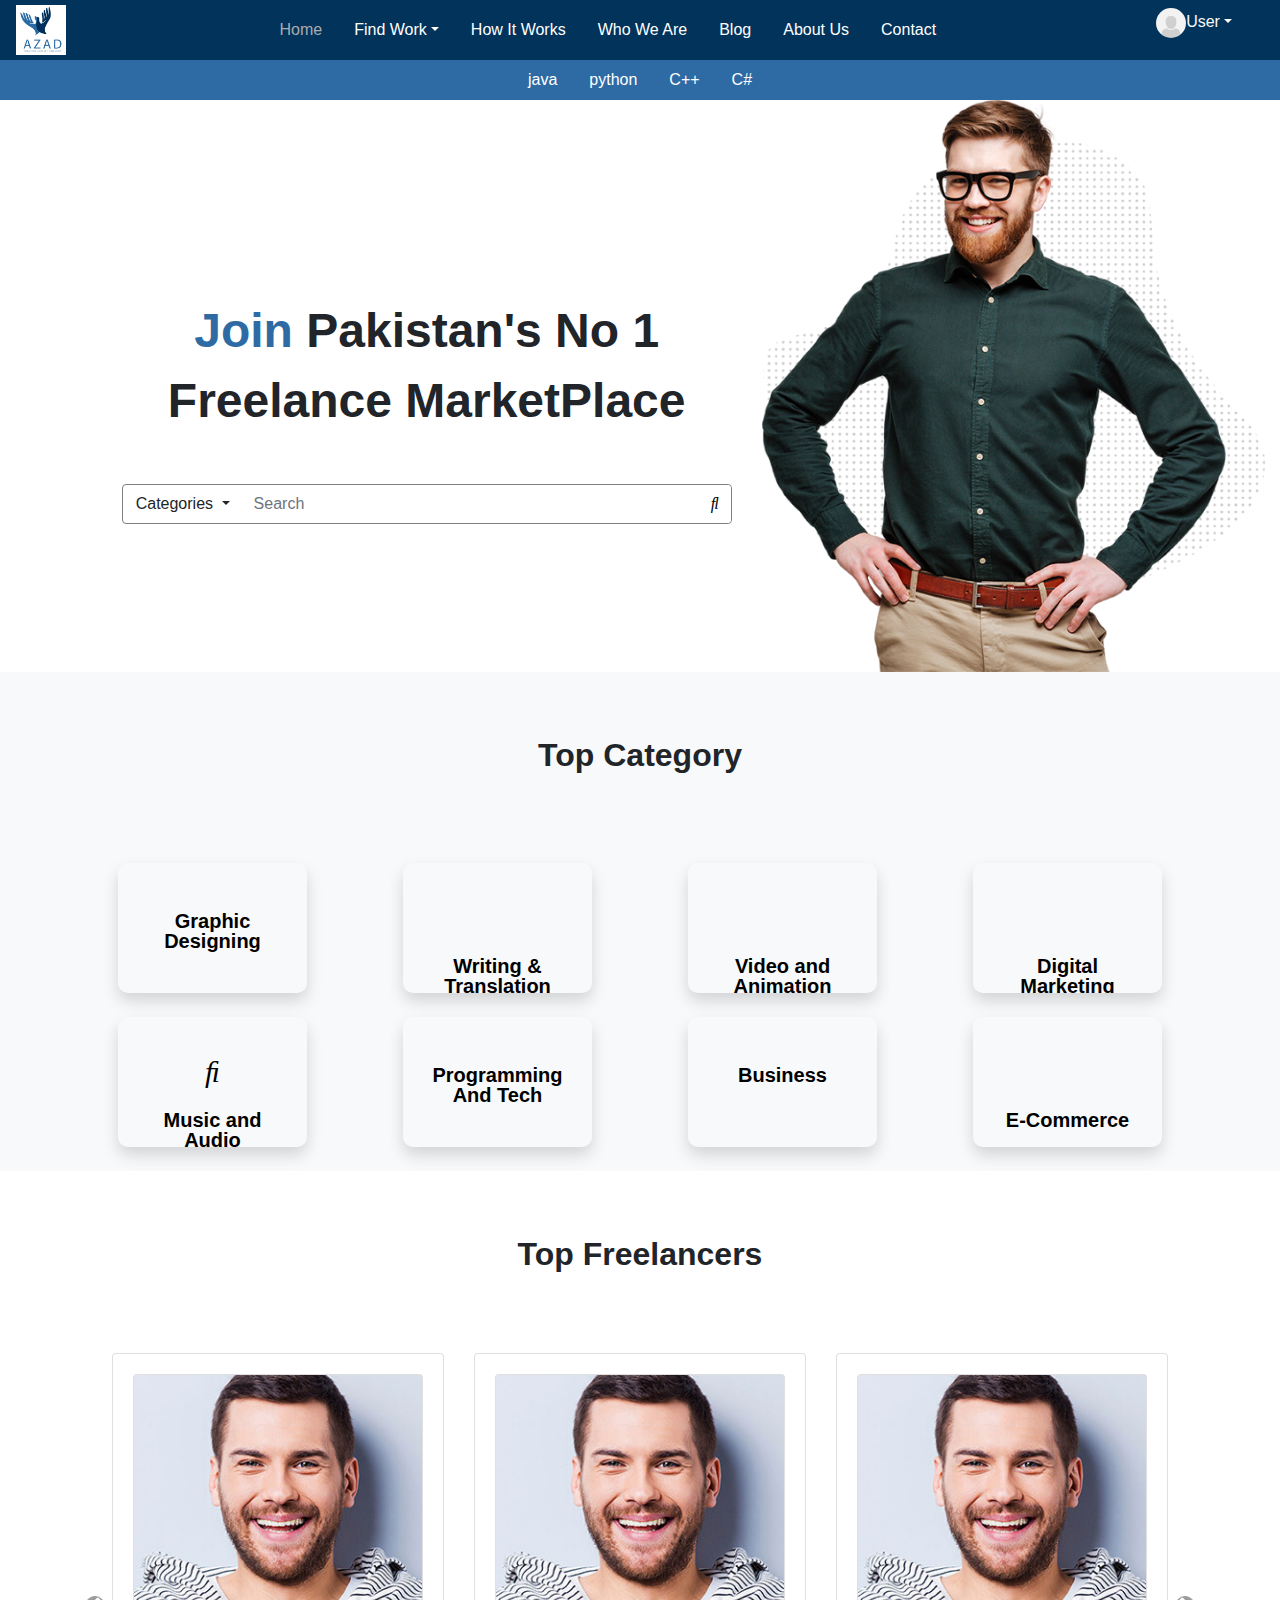
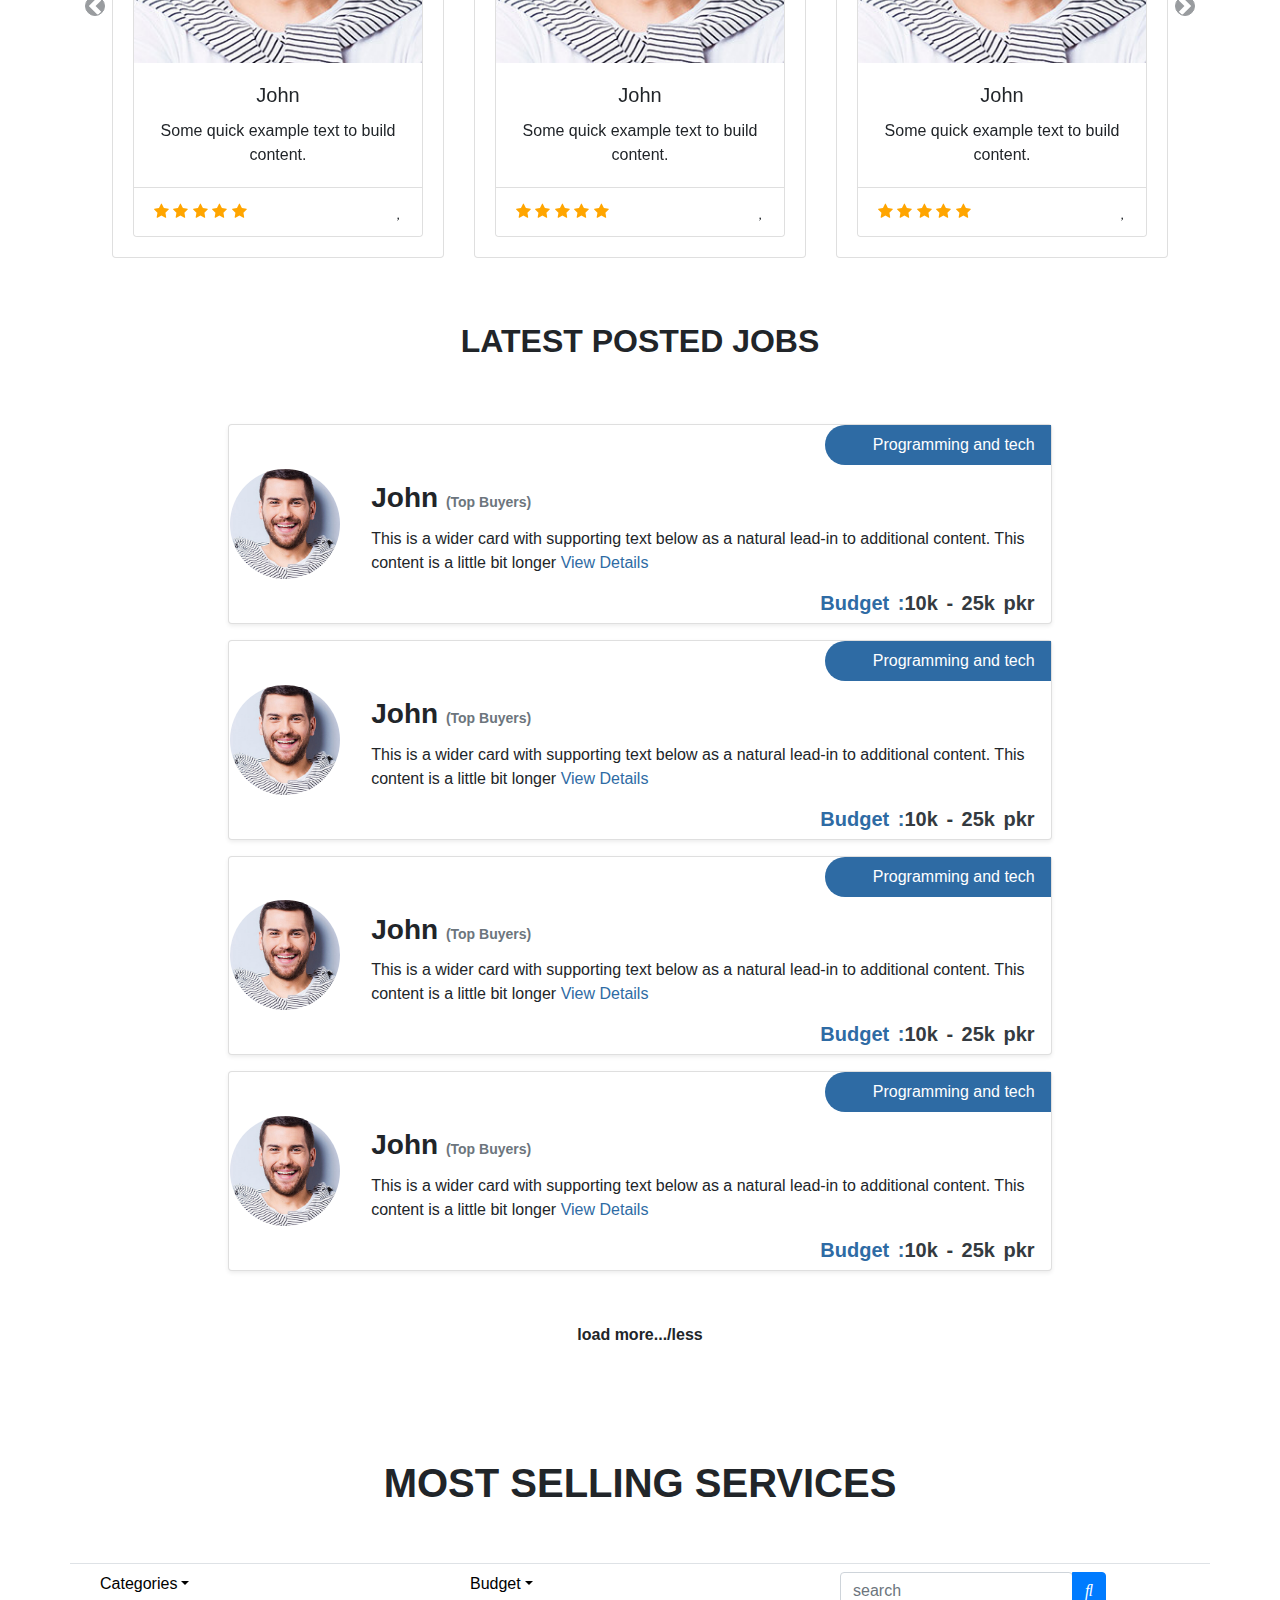
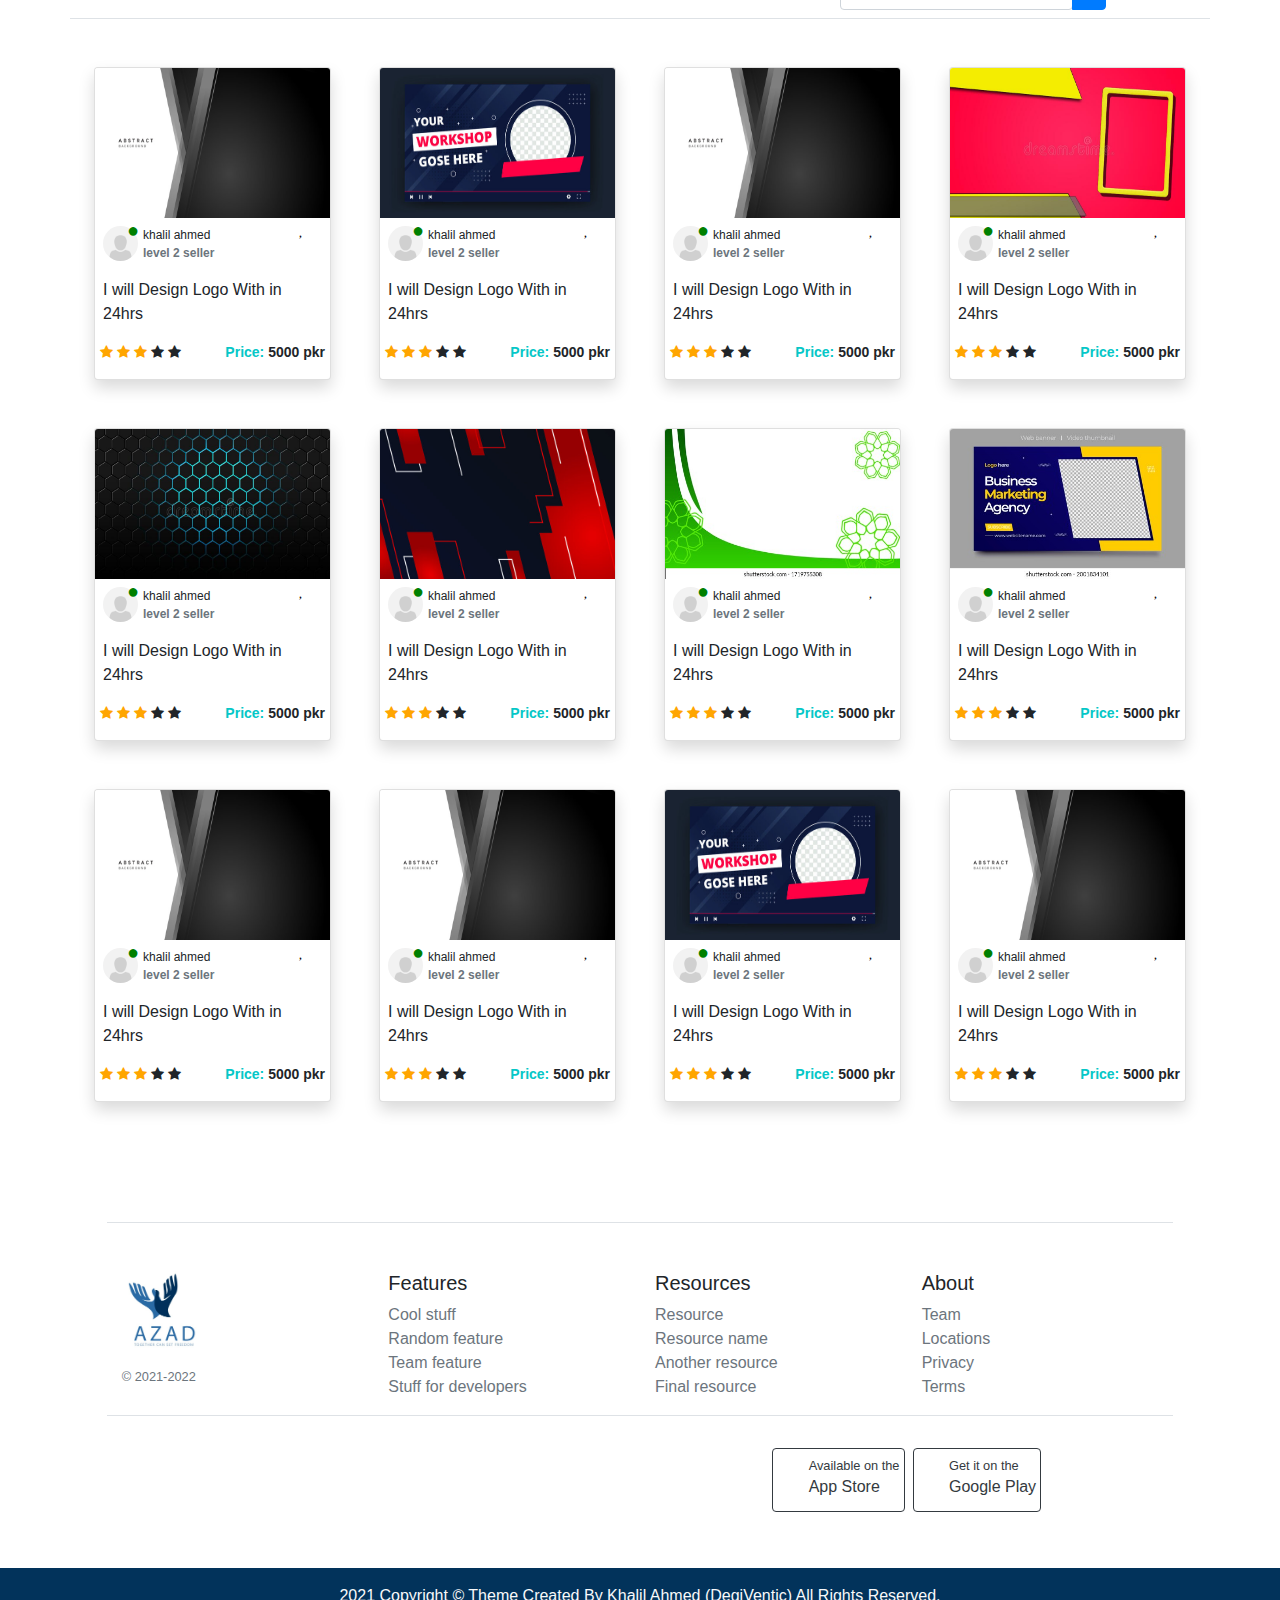
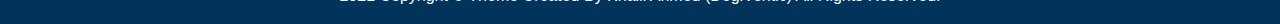
<file: Goazad/index.html>
<!doctype html>
<html lang="en">

<head>


    <!-- Required meta tags -->
    <meta charset="utf-8">
    <meta name="viewport" content="width=device-width, initial-scale=1">

    <!-- font awesome -->
    <link rel="stylesheet" href="https://cdnjs.cloudflare.com/ajax/libs/font-awesome/4.7.0/css/font-awesome.min.css">

    <link rel="stylesheet" href="https://pro.fontawesome.com/releases/v5.10.0/css/all.css"
        integrity="sha384-AYmEC3Yw5cVb3ZcuHtOA93w35dYTsvhLPVnYs9eStHfGJvOvKxVfELGroGkvsg+p" crossorigin="anonymous" />

    <!-- google fonts -->
    <link rel="preconnect" href="https://fonts.googleapis.com">
    <link rel="preconnect" href="https://fonts.gstatic.com" crossorigin>
    <link href="https://fonts.googleapis.com/css2?family=Besley&display=swap" rel="stylesheet">


    <!-- Bootstrap CSS -->

    <link href="https://cdn.jsdelivr.net/npm/bootstrap@5.0.0-beta2/dist/css/bootstrap.min.css" rel="stylesheet"
        crossorigin="anonymous">
    <script src="https://cdn.jsdelivr.net/npm/bootstrap@5.0.0-beta2/dist/js/bootstrap.bundle.min.js"
        crossorigin="anonymous"></script>
    <link rel="stylesheet" href="https://maxcdn.bootstrapcdn.com/bootstrap/4.0.0/css/bootstrap.min.css"
        integrity="sha384-Gn5384xqQ1aoWXA+058RXPxPg6fy4IWvTNh0E263XmFcJlSAwiGgFAW/dAiS6JXm" crossorigin="anonymous">
    <title>Welcome in Azad</title>

    <!-- mycss -->
    <link rel="stylesheet" href="asset\mycss\style.css">

    <!-- jquery -->
    <script src="asset/jquery/jquery-3.6.0.min.js"></script>


</head>



<body>


    <!-- navbar -->
    <nav class="navbar navbar-expand-lg navbar-dark  " style="background-color: #02335b;">
        <a class="navbar-brand mr-5 ml-3" href="#"><img src="asset/images/logo.png" alt=""></a>
        <button class="navbar-toggler" type="button" data-toggle="collapse" data-target="#navbarNavDropdown"
            aria-controls="navbarNavDropdown" aria-expanded="false" aria-label="Toggle navigation">
            <span class="navbar-toggler-icon"></span>
        </button>
        <div class="collapse navbar-collapse" id="navbarNavDropdown">
            <ul class="navbar-nav ml-auto">
                <li class="nav-item mr-3 active ">
                    <a class="nav-link " href="#">Home</a>
                </li>
                <li class="nav-item dropdown">
                    <a class="nav-link nav-btn dropdown-toggle mr-3 nav-dd1" href="#" data-bs-toggle="dropdown">Find
                        Work</a>
                    <ul class="dropdown-menu">
                        <li><a class="dropdown-item" href="#"> Browser Job</a></li>
                        <li><a class="dropdown-item" href="#">Market Place </a></li>
                        <li><a class="dropdown-item" href="#"> Courses </a></li>
                    </ul>
                </li>
                <li class="nav-item mr-3">
                    <a class="nav-link nav-btn" href="#">How It Works <span class="sr-only">(current)</span></a>
                </li>
                <li class="nav-item mr-3">
                    <a class="nav-link nav-btn" href="#">Who We Are</a>
                </li>
                <li class="nav-item mr-3">
                    <a class="nav-link nav-btn" href="#">Blog</a>
                </li>
                <li class="nav-item mr-3">
                    <a class="nav-link nav-btn" href="#">About Us</a>
                </li>
                <li class="nav-item">
                    <a class="nav-link nav-btn" href="#">Contact</a>
                </li>

            </ul>
            <div class=" dropdown ml-lg-auto user-drop-down text-center d-flex">
                <div class="">
                    <a href="#" class="px-2 mr-3 text-light nav-btn "><i class="fas fa-shopping-cart "
                            style="font-size: 30px;"></i></a>
                </div>
                <div>
                    <a class="dropdownMenuButton1" type="button" id="dropdownMenuButton1" data-bs-toggle="dropdown" aria-expanded="false">
                        <img class=" rounded-circle " src="asset/images/user-avatar-placeholder.png" width="30"
                            height="30"><span class=" text-light mr-lg-5 dropdown-toggle ">User</span>
                    </a>
                    <ul class="dropdown-menu dropdown-menu2" id="user-dd" aria-labelledby="dropdownMenuButton1">
                        <li><a class="dropdown-item dropdown-item2" href="#">setting</a></li>
                        <li><a class="dropdown-item dropdown-item2" href="#">LogOut</a></li>
                        <li><a class="dropdown-item dropdown-item2" href="#">More</a></li>
                    </ul>
                </div>

            </div>
        </div>


    </nav>
    <!-- navbar ends-->

    <!-- 2nd-navbar start -->
    <div class="container-fluid"></div>
    <nav class="row navbar 2nd-navbar navbar-expand" style="background-color: #2e6ba4;">
        <div class="col-12 mx-auto">
            <ul class="d-flex justify-content-center navbar-nav p-0">
                <li class="nav-item">
                    <a class="nav-link  mx-2 nav2-btn" href="#">java </a>
                </li>
                <li class="nav-item">
                    <a class="nav-link  mx-2 nav2-btn" href="#">python</a>
                </li>
                <li class="nav-item">
                    <a class="nav-link  mx-2 nav2-btn" href="#">C++</a>
                </li>
                <li class="nav-item">
                    <a class="nav-link  mx-2 nav2-btn" href="#">C#</a>
                </li>

            </ul>
        </div>
    </nav>
    </div>
    <!-- 2nd navbar end -->


    <!-- hero section start -->
    <div class="container-fluid">
        <div class="row  flex-lg-row-reverse align-items-center g-5 py-05">
            <div class=" col-lg-5 col-md-12 col-sm-8  col-12 top-image">
                <img src="asset/images/user.png" class="d-block mx-lg-auto img-fluid" alt="image" width="700"
                    height="500" loading="lazy">
            </div>
            <div class="col-lg-6 header-h1">
                <h1 class="display-5 fw-bold lh-5 my-md-5 my-5 mb-5 text-md-center text-md-left">
                    <span style="color: #2e6ba4; ">Join</span> Pakistan's No 1 Freelance MarketPlace
                </h1>
                <div class="d-grid gap-2 d-md-flex justify-content-md-start">
                    <div class="input-group rounded" style="border: 1px solid gray;">
                        <div class="input-group-btn search-panel">
                            <button type="button" class="btn btn-default dropdown-toggle" data-toggle="dropdown">
                                <span id="search_concept">Categories</span> <span class="caret"></span>
                            </button>
                            <ul class="dropdown-menu ">
                                <li><a class="dropdown-item" href="#"> Browser Job</a></li>
                                <li><a class="dropdown-item" href="#">Market Place </a></li>
                                <li><a class="dropdown-item" href="#"> Courses </a></li>
                            </ul>

                        </div>
                        <input type="search" class="form-control" placeholder="Search" aria-label="Search"
                            aria-describedby="search-addon" style="border: 0px" />
                        <span class="input-group-text " id="search-addon" style="border: 0px; background: #fff;">
                            <a href=""><i class="fas fa-search"></i></a>
                        </span>
                    </div>
                </div>
            </div>
        </div>
    </div>
    <!-- hero section end -->




    <div class="container-fluid bg-light p-lg-3 p-0">
        <h2 class="text-center my-5 fw-bold ">Top Category</h2>
    </div>

    <!--galary cards -->
    <div class="bg-light">
        <div class="container">
            <div class="row row-cols-1 row-cols-lg-3  g-4 py-md-4 py-0">
                <!-- ... -->
                <div class="col-sm-12 col-md-6 col-lg-3 px-md-5 px-5">
                    <a href="#" style="text-decoration: none;">
                        <div class=" mycards card-cover shadow">
                            <div class="d-flex flex-column h-100 p-3 pb-3 text-white text-shadow-1">
                                <i class="fas fa-palette text-center p-3" style="font-size: 30px; color: black;"></i>
                                <h5 class="  display-8 lh-1 text-center fw-bold">Graphic Designing</h5>
                            </div>
                        </div>
                    </a>
                </div>
                <!-- ... -->
                <!-- ... -->
                <div class="col-sm-12 col-md-6 col-lg-3 px-md-5 px-5">
                    <a href="#" style="text-decoration: none;">
                        <div class=" mycards card-cover h-80 overflow-hidden text-white  rounded shadow ">
                            <div class="d-flex flex-column h-100 p-3 pb-3 text-white text-shadow-1">

                                <i class="fas fa-edit text-center p-3" style="font-size: 30px;  color: black"></i>
                                <h5 class="display-8 lh-1 text-center fw-bold">Writing & Translation</h5>
                            </div>
                        </div>
                    </a>
                </div>
                <!-- ... -->
                <div class="col-sm-12 col-md-6 col-lg-3 px-md-5 px-5">
                    <a href="#" style="text-decoration: none;">
                        <div class=" mycards card-cover h-80 overflow-hidden text-white  rounded shadow ">
                            <div class="d-flex flex-column h-100 p-3 pb-3 text-white text-shadow-1">

                                <i class="fas fa-play-circle text-center p-3"
                                    style="font-size: 30px;  color: black"></i>
                                <h5 class="  display-8 lh-1 text-center fw-bold">Video and Animation</h5>
                            </div>
                        </div>
                    </a>
                </div>
                <!-- ..... -->
                <div class="col-sm-12 col-md-6 col-lg-3 px-md-5 px-5">
                    <a href="#" style="text-decoration: none;">
                        <div class=" mycards card-cover h-80 overflow-hidden text-white  rounded shadow ">
                            <div class=" d-flex flex-column h-100 p-3 pb-3 text-white text-shadow-1">
                                <i class="fas fa-laptop text-center p-3" style="font-size: 30px; color:black"></i>
                                <h5 class=" display-8 lh-1 text-center fw-bold">Digital Marketing</h5>
                            </div>
                        </div>
                    </a>
                </div>
                <!-- ..... -->
                <div class="col-sm-12 col-md-6 col-lg-3 px-md-5 px-5">
                    <a href="#" style="text-decoration: none;">
                        <div class=" mycards card-cover h-80 overflow-hidden text-white  rounded shadow ">
                            <div class="d-flex flex-column h-100 p-3 pb-3 text-white text-shadow-1">
                                <i class="fas fa-music text-center p-3" style="font-size: 30px;  color: black"></i>
                                <h5 class="display-8 lh-1 text-center fw-bold">Music and Audio</h5>
                            </div>
                        </div>
                    </a>
                </div>
                <!-- ... -->
                <div class="col-sm-12 col-md-6 col-lg-3 px-md-5 px-5">
                    <a href="#" style="text-decoration: none;">
                        <div class=" mycards card-cover h-80 overflow-hidden text-white  rounded shadow ">
                            <div class="d-flex flex-column h-100 p-3 pb-3 text-white text-shadow-1">
                                <i class="fas fa-laptop-code text-center p-3"
                                    style="font-size: 30px;  color: black"></i>
                                <h5 class="  display-8 lh-1 text-center fw-bold">Programming And Tech</h5>
                            </div>
                        </div>
                    </a>
                </div>
                <!-- ..... -->
                <div class="col-sm-12 col-md-6 col-lg-3 px-md-5 px-5">
                    <a href="#" style="text-decoration: none;">
                        <div class=" mycards card-cover h-80 overflow-hidden text-white  rounded shadow ">
                            <div class="d-flex flex-column h-100 p-3 pb-3 text-white text-shadow-1">
                                <i class="fas fa-business-time text-center p-3"
                                    style="font-size: 30px;  color: black"></i>
                                <h5 class="display-8 lh-1 text-center fw-bold">Business</h5>
                            </div>
                        </div>
                    </a>
                </div>
                <!-- ... -->

                <div class="col-sm-12 col-md-6 col-lg-3 px-md-5 px-5">
                    <a href="#" style="text-decoration: none;">
                        <div class=" mycards card-cover h-80 overflow-hidden text-white  rounded shadow ">
                            <div class="mycardsin d-flex flex-column h-100 p-3 pb-3 text-white text-shadow-1">
                                <i class="fas fa-shopping-bag text-center p-3"
                                    style="font-size: 30px; color: black;"></i>
                                <h5 class="  display-8 lh-1 text-center fw-bold">E-Commerce</h5>
                            </div>
                        </div>
                    </a>
                </div>
                <!-- .... -->


            </div><!-- row end -->
        </div><!-- container end -->
    </div>


    <!--galary cards end -->


    
    <div class="container-fluid  p-lg-3 p-0">
        <h2 class="text-center my-5 fw-bold ">Top Freelancers</h2>
    </div>
    
    <!-- card slider start -->
   
    <div class="container text-center my-3">
        <div class="row mx-auto my-auto">
            <div id="recipeCarousel" class="carousel slide w-100" data-ride="carousel">
                <div class="carousel-inner w-100" role="listbox">
                    <div class="carousel-item active mx-auto">
                        <div class="col-md-4 mx-auto">
                            <div class="card card-body">
                                <div class="card" >
                                    <img class=""
                                        src="asset/images/user-avatar-big-02.jpg" alt="Card image cap">
                                    <div class="card-body">
                                        <h5 class="card-title">John</h5>
                                        <p class="card-text">Some quick example text to build content.</p>
                                    </div>
                                    <ul class="list-group list-group-flush">
                                        <li class="list-group-item">
                                            <div class="d-flex justify-content-between mb-0">
                                                <div>
                                                    <span class="fa fa-star checked"></span>
                                                    <span class="fa fa-star checked"></span>
                                                    <span class="fa fa-star checked"></span>
                                                    <span class="fa fa-star checked"></span>
                                                    <span class="fa fa-star checked"></span>
                                                </div>
                                                <i class="far fa-heart un-checked-heart"></i>
                                                <!-- <i class="fas fa-heart checked-heart"></i> -->
                                            </div>
                                        </li>
                                    </ul>
                                </div>
                            </div>
                        </div>
                    </div>
                    <!-- //////////////////////// -->

                    <div class="carousel-item mx-auto">
                        <div class="col-md-4">
                            <div class="card card-body">
                                <div class="card" >
                                    <img class="" 
                                        src="asset/images/user-avatar-big-02.jpg" alt="Card image cap">
                                    <div class="card-body">
                                        <h5 class="card-title">John</h5>
                                        <p class="card-text">Some quick example text to build content.</p>
                                    </div>
                                    <ul class="list-group list-group-flush">
                                        <li class="list-group-item">
                                            <div class="d-flex justify-content-between mb-0">
                                                <div>
                                                    <span class="fa fa-star checked"></span>
                                                    <span class="fa fa-star checked"></span>
                                                    <span class="fa fa-star checked"></span>
                                                    <span class="fa fa-star checked"></span>
                                                    <span class="fa fa-star checked"></span>
                                                </div>
                                                <i class="far fa-heart un-checked-heart"></i>
                                                <!-- <i class="fas fa-heart checked-heart"></i> -->
                                            </div>
                                        </li>
                                    </ul>
                                </div>
                            </div>
                        </div>
                    </div>
                    <!-- ///////////////////// -->

                    <div class="carousel-item mx-auto">
                        <div class="col-md-4">
                            <div class="card card-body">
                                <div class="card" >
                                    <img class="" 
                                        src="asset/images/user-avatar-big-02.jpg" alt="Card image cap">
                                    <div class="card-body">
                                        <h5 class="card-title">John</h5>
                                        <p class="card-text">Some quick example text to build content.</p>
                                    </div>
                                    <ul class="list-group list-group-flush">
                                        <li class="list-group-item">
                                            <div class="d-flex justify-content-between mb-0">
                                                <div>
                                                    <span class="fa fa-star checked"></span>
                                                    <span class="fa fa-star checked"></span>
                                                    <span class="fa fa-star checked"></span>
                                                    <span class="fa fa-star checked"></span>
                                                    <span class="fa fa-star checked"></span>
                                                </div>
                                                <i class="far fa-heart un-checked-heart"></i>
                                                <!-- <i class="fas fa-heart checked-heart"></i> -->
                                            </div>
                                        </li>
                                    </ul>
                                </div>
                            </div>
                        </div>
                    </div>
                    <!-- //////////////////////////////// -->

                    <div class="carousel-item mx-auto">
                        <div class="col-md-4">
                            <div class="card card-body">
                                <div class="card" >
                                    <img class="" 
                                        src="asset/images/user-avatar-big-02.jpg" alt="Card image cap">
                                    <div class="card-body">
                                        <h5 class="card-title">John</h5>
                                        <p class="card-text">Some quick example text to build content.</p>
                                    </div>
                                    <ul class="list-group list-group-flush">
                                        <li class="list-group-item">
                                            <div class="d-flex justify-content-between mb-0">
                                                <div>
                                                    <span class="fa fa-star checked"></span>
                                                    <span class="fa fa-star checked"></span>
                                                    <span class="fa fa-star checked"></span>
                                                    <span class="fa fa-star checked"></span>
                                                    <span class="fa fa-star checked"></span>
                                                </div>
                                                <i class="far fa-heart un-checked-heart"></i>
                                                <!-- <i class="fas fa-heart checked-heart"></i> -->
                                            </div>
                                        </li>
                                    </ul>
                                </div>
                            </div>
                        </div>
                    </div>
                    <!-- //////////////////// -->

                    <div class="carousel-item mx-auto">
                        <div class="col-md-4">
                            <div class="card card-body">
                                <div class="card" >
                                    <img class="" 
                                        src="asset/images/user-avatar-big-02.jpg" alt="Card image cap">
                                    <div class="card-body">
                                        <h5 class="card-title">John</h5>
                                        <p class="card-text">Some quick example text to build content.</p>
                                    </div>
                                    <ul class="list-group list-group-flush">
                                        <li class="list-group-item">
                                            <div class="d-flex justify-content-between mb-0">
                                                <div>
                                                    <span class="fa fa-star checked"></span>
                                                    <span class="fa fa-star checked"></span>
                                                    <span class="fa fa-star checked"></span>
                                                    <span class="fa fa-star checked"></span>
                                                    <span class="fa fa-star checked"></span>
                                                </div>
                                                <i class="far fa-heart un-checked-heart"></i>
                                                <!-- <i class="fas fa-heart checked-heart"></i> -->
                                            </div>
                                        </li>
                                    </ul>
                                </div>
                            </div>
                        </div>
                    </div>
                    <!-- //////////////////// -->
                    
                    <div class="carousel-item mx-auto">
                        <div class="col-md-4">
                            <div class="card card-body">
                                <div class="card" >
                                    <img class="" 
                                        src="asset/images/user-avatar-big-02.jpg" alt="Card image cap">
                                    <div class="card-body">
                                        <h5 class="card-title">John</h5>
                                        <p class="card-text">Some quick example text to build content.</p>
                                    </div>
                                    <ul class="list-group list-group-flush">
                                        <li class="list-group-item">
                                            <div class="d-flex justify-content-between mb-0">
                                                <div>
                                                    <span class="fa fa-star checked"></span>
                                                    <span class="fa fa-star checked"></span>
                                                    <span class="fa fa-star checked"></span>
                                                    <span class="fa fa-star checked"></span>
                                                    <span class="fa fa-star checked"></span>
                                                </div>
                                                <i class="far fa-heart un-checked-heart"></i>
                                                <!-- <i class="fas fa-heart checked-heart"></i> -->
                                            </div>
                                        </li>
                                    </ul>
                                </div>
                            </div>
                        </div>
                    </div>
                </div>
                <a class="carousel-control-prev w-auto" href="#recipeCarousel" role="button" data-slide="prev">
                    <span class="carousel-control-prev-icon bg-dark border border-dark rounded-circle" aria-hidden="true"></span>
                    <span class="sr-only">Previous</span>
                </a>
                <a class="carousel-control-next w-auto" href="#recipeCarousel" role="button" data-slide="next">
                    <span class="carousel-control-next-icon bg-dark border border-dark rounded-circle" aria-hidden="true"></span>
                    <span class="sr-only">Next</span>
                </a>
            </div>
        </div>
    </div>

    <!-- card slider end -->

    <!-- buyer cards stat -->
    <div class="containe">
        <h2 class="text-center my-5 py-3 fw-bold">LATEST POSTED JOBS</h2>

        <!-- .......... -->
        <div class="col-12 col-xl-8 mx-auto">
            <div class="card buyer-card mb-3 shadow-sm">
                <div class="row">
                    <div class="col-md-2 col-12 buyer-image text-center my-auto">
                        <img src="asset/images/user-avatar-big-02.jpg" class=" rounded-circle" alt="image">
                    </div>


                    <div class="col">
                        <div class="d-flex justify-content-end">
                            <p class=" py-2 pr-3 pl-5 buyer-card-tag text-white">Programming and tech</p>
                        </div>
                        <h3 class="card-title font-weight-bold ">John <span class="text-muted"> (Top Buyers)</span>
                        </h3>
                        <p class="">This is a wider card with supporting text below as a
                            natural
                            lead-in to additional content. This content is a little bit longer <a href="#"
                                style="color: #2e6ba4; text-decoration: none;">View Details</a></p>
                        <h5 class=" d-flex justify-content-end px-3 fw-bold" style="word-spacing: 3px; color: #2e6ba4;">
                            Budget : <span class="text-dark"> 10k - 25k
                                pkr</span></h5>
                    </div>
                </div>
            </div>
        </div>

        <!-- ...... -->
        <!-- .......... -->
        <div class="col-12 col-xl-8 mx-auto">
            <div class="card buyer-card mb-3 shadow-sm">
                <div class="row">
                    <div class="col-md-2 col-12 buyer-image text-center my-auto">
                        <img src="asset/images/user-avatar-big-02.jpg" class=" rounded-circle" alt="image">
                    </div>


                    <div class="col">
                        <div class="d-flex justify-content-end">
                            <p class=" py-2 pr-3 pl-5 buyer-card-tag text-white">Programming and tech</p>
                        </div>
                        <h3 class="card-title font-weight-bold ">John <span class="text-muted"> (Top Buyers)</span>
                        </h3>
                        <p class="">This is a wider card with supporting text below as a
                            natural
                            lead-in to additional content. This content is a little bit longer <a href="#"
                                style="color: #2e6ba4; text-decoration: none;">View Details</a></p>
                        <h5 class=" d-flex justify-content-end px-3 fw-bold" style="word-spacing: 3px; color: #2e6ba4;">
                            Budget : <span class="text-dark"> 10k - 25k
                                pkr</span></h5>
                    </div>
                </div>
            </div>
        </div>

        <!-- ...... -->

        <!-- .......... -->
        <div class="col-12 col-xl-8 mx-auto">
            <div class="card buyer-card mb-3 shadow-sm">
                <div class="row">
                    <div class="col-md-2 col-12 buyer-image text-center my-auto">
                        <img src="asset/images/user-avatar-big-02.jpg" class=" rounded-circle" alt="image">
                    </div>


                    <div class="col">
                        <div class="d-flex justify-content-end">
                            <p class=" py-2 pr-3 pl-5 buyer-card-tag text-white">Programming and tech</p>
                        </div>
                        <h3 class="card-title font-weight-bold ">John <span class="text-muted"> (Top Buyers)</span>
                        </h3>
                        <p class="">This is a wider card with supporting text below as a
                            natural
                            lead-in to additional content. This content is a little bit longer <a href="#"
                                style="color: #2e6ba4; text-decoration: none;">View Details</a></p>
                        <h5 class=" d-flex justify-content-end px-3 fw-bold" style="word-spacing: 3px; color: #2e6ba4;">
                            Budget : <span class="text-dark"> 10k - 25k
                                pkr</span></h5>
                    </div>
                </div>
            </div>
        </div>

        <!-- ...... -->

        <!-- .......... -->
        <div class="col-12 col-xl-8 mx-auto">
            <div class="card buyer-card mb-3 shadow-sm">
                <div class="row">
                    <div class="col-md-2 col-12 buyer-image text-center my-auto">
                        <img src="asset/images/user-avatar-big-02.jpg" class=" rounded-circle" alt="image">
                    </div>


                    <div class="col">
                        <div class="d-flex justify-content-end">
                            <p class=" py-2 pr-3 pl-5 buyer-card-tag text-white">Programming and tech</p>
                        </div>
                        <h3 class="card-title font-weight-bold ">John <span class="text-muted"> (Top Buyers)</span>
                        </h3>
                        <p class="">This is a wider card with supporting text below as a
                            natural
                            lead-in to additional content. This content is a little bit longer <a href="#"
                                style="color: #2e6ba4; text-decoration: none;">View Details</a></p>
                        <h5 class=" d-flex justify-content-end px-3 fw-bold" style="word-spacing: 3px; color: #2e6ba4;">
                            Budget : <span class="text-dark"> 10k - 25k
                                pkr</span></h5>
                    </div>
                </div>
            </div>
        </div>

        <!-- ...... -->

        <!-- /////////////////////////////load more//////////////////////// -->
        <div class="col d-flex justify-content-center my-5">
            <p class="load-more-btn pt-1 px-2" id="load-more-id " style="cursor: pointer;"><strong>load
                    more.../less</strong>
            </p>
        </div>
        <!-- .......... -->
        <div class="col-12 col-xl-8 mx-auto more-buyer">
            <div class="card buyer-card mb-3 shadow-sm">
                <div class="row">
                    <div class="col-md-2 col-12 buyer-image text-center my-auto">
                        <img src="asset/images/user-avatar-big-02.jpg" class=" rounded-circle" alt="image">
                    </div>


                    <div class="col">
                        <div class="d-flex justify-content-end">
                            <p class=" py-2 pr-3 pl-5 buyer-card-tag text-white">Programming and tech</p>
                        </div>
                        <h3 class="card-title font-weight-bold ">John <span class="text-muted"> (Top Buyers)</span>
                        </h3>
                        <p class="">This is a wider card with supporting text below as a
                            natural
                            lead-in to additional content. This content is a little bit longer <a href="#"
                                style="color: #2e6ba4; text-decoration: none;">View Details</a></p>
                        <h5 class=" d-flex justify-content-end px-3 fw-bold" style="word-spacing: 3px; color: #2e6ba4;">
                            Budget : <span class="text-dark"> 10k - 25k
                                pkr</span></h5>
                    </div>
                </div>
            </div>
        </div>

        <!-- ...... -->


        <!-- .......... -->
        <div class="col-12 col-xl-8 mx-auto more-buyer">
            <div class="card buyer-card mb-3 shadow-sm">
                <div class="row">
                    <div class="col-md-2 col-12 buyer-image text-center my-auto">
                        <img src="asset/images/user-avatar-big-02.jpg" class=" rounded-circle" alt="image">
                    </div>


                    <div class="col">
                        <div class="d-flex justify-content-end">
                            <p class=" py-2 pr-3 pl-5 buyer-card-tag text-white">Programming and tech</p>
                        </div>
                        <h3 class="card-title font-weight-bold ">John <span class="text-muted"> (Top Buyers)</span>
                        </h3>
                        <p class="">This is a wider card with supporting text below as a
                            natural
                            lead-in to additional content. This content is a little bit longer <a href="#"
                                style="color: #2e6ba4; text-decoration: none;">View Details</a></p>
                        <h5 class=" d-flex justify-content-end px-3 fw-bold" style="word-spacing: 3px; color: #2e6ba4;">
                            Budget : <span class="text-dark"> 10k - 25k
                                pkr</span></h5>
                    </div>
                </div>
            </div>
        </div>

        <!-- ...... -->


        <!-- .......... -->
        <div class="col-12 col-xl-8 mx-auto more-buyer">
            <div class="card buyer-card mb-3 shadow-sm">
                <div class="row">
                    <div class="col-md-2 col-12 buyer-image text-center my-auto">
                        <img src="asset/images/user-avatar-big-02.jpg" class=" rounded-circle" alt="image">
                    </div>


                    <div class="col">
                        <div class="d-flex justify-content-end">
                            <p class=" py-2 pr-3 pl-5 buyer-card-tag text-white">Programming and tech</p>
                        </div>
                        <h3 class="card-title font-weight-bold ">John <span class="text-muted"> (Top Buyers)</span>
                        </h3>
                        <p class="">This is a wider card with supporting text below as a
                            natural
                            lead-in to additional content. This content is a little bit longer <a href="#"
                                style="color: #2e6ba4; text-decoration: none;">View Details</a></p>
                        <h5 class=" d-flex justify-content-end px-3 fw-bold" style="word-spacing: 3px; color: #2e6ba4;">
                            Budget : <span class="text-dark"> 10k - 25k
                                pkr</span></h5>
                    </div>
                </div>
            </div>
        </div>

        <!-- ...... -->


        <!-- .......... -->
        <div class="col-12 col-xl-8 mx-auto more-buyer">
            <div class="card buyer-card mb-3 shadow-sm">
                <div class="row">
                    <div class="col-md-2 col-12 buyer-image text-center my-auto">
                        <img src="asset/images/user-avatar-big-02.jpg" class=" rounded-circle" alt="image">
                    </div>


                    <div class="col">
                        <div class="d-flex justify-content-end">
                            <p class=" py-2 pr-3 pl-5 buyer-card-tag text-white">Programming and tech</p>
                        </div>
                        <h3 class="card-title font-weight-bold ">John <span class="text-muted"> (Top Buyers)</span>
                        </h3>
                        <p class="">This is a wider card with supporting text below as a
                            natural
                            lead-in to additional content. This content is a little bit longer <a href="#"
                                style="color: #2e6ba4; text-decoration: none;">View Details</a></p>
                        <h5 class=" d-flex justify-content-end px-3 fw-bold" style="word-spacing: 3px; color: #2e6ba4;">
                            Budget : <span class="text-dark"> 10k - 25k
                                pkr</span></h5>
                    </div>
                </div>
            </div>
        </div>

        <!-- ...... -->

        <!-- ................. -->
    </div><!-- container end -->

    <h1 class="text-center my-5  pt-md-5 pb-md-2 fw-bold">MOST SELLING SERVICES</h1>

    <div class="container row mx-auto border-top border-bottom mb-4 py-2">
        <div class="col ">
            <a class=" dropdown-toggle" href="#" data-bs-toggle="dropdown" style="text-decoration: none;">Categories</a>
            <ul class="dropdown-menu">
                <li><a class="dropdown-item" href="#"> Graphic Designing</a></li>
                <li><a class="dropdown-item" href="#"> Web Development </a></li>
                <li><a class="dropdown-item" href="#"> App Development </a></li>
                <li><a class="dropdown-item" href="#"> Video </a></li>
                <li><a class="dropdown-item" href="#"> Audio </a></li>
                <li><a class="dropdown-item" href="#"> Marketing </a></li>
            </ul>
        </div>
        <div class="col ">
            <a class=" dropdown-toggle" href="#" data-bs-toggle="dropdown" style="text-decoration: none;">Budget</a>
            <ul class="dropdown-menu">
                <li><a class="dropdown-item" href="#">LOW</a></li>
                <li><a class="dropdown-item" href="#">MID</a></li>
                <li><a class="dropdown-item" href="#">HIGH</a></li>
            </ul>
        </div>
        <div class="col">
            <div class="input-group">
                <div class="form-outline">
                    <input type="search" id="" class="form-control" placeholder="search" />
                </div>
                <button type="button" class="btn btn-primary">
                    <i class="fas fa-search"></i>
                </button>
            </div>
        </div>

    </div>
    <!-- seller galary stars-->

    <div class="container  pb-lg-5">
        <div class="row  row-cols-1 row-cols-lg-3 align-items-stretch g-5 py-4">
            <!-- .... -->
            <div class="col-sm-12 col-md-6 col-lg-3  seller-card px-md-4">
                <div class="card seller-card shadow">
                    <img class="card-img-top" src="asset/images/thumbnail4.png" alt="Card image cap">


                    <div class="row px-2">
                        <div class="col-1  seller-user-avatar mt-2">
                            <img class="rounded-circle" src="asset/images/user-avatar-placeholder.png " alt=""
                                width="35" height="35">
                            <span class="logged-in-dot" style="text-decoration: none;">●</span>
                        </div>

                        <div class="col-8">
                            <p class="mt-2" style="font-size: 12px; padding-left: 10px;">khalil ahmed <br><span
                                    class="fw-bold text-muted"> level 2 seller</span></p>
                        </div>

                        <div class="col-1">
                                <a href="">
                                    <i class="far fa-heart un-checked-heart"></i>
                                    <!-- <i class="fas fa-heart checked-heart"></i> -->
                                </a>
                            </div>
                        <div class="col">
                           <p class="">I will Design Logo With in 24hrs</p>
                        </div>
                        <div class="d-flex justify-content-between" style="font-size: 14px;">
                            <div>
                                <span class="fa fa-star checked"></span>
                                <span class="fa fa-star checked"></span>
                                <span class="fa fa-star checked"></span>
                                <span class="fa fa-star"></span>
                                <span class="fa fa-star"></span>
                            </div>
                            <p class="fw-bold"><span style="word-spacing: 3px; color: rgb(5, 199, 199);">Price:</span> 5000
                                pkr</p>
                        </div>
                    </div>
                    
                </div>
            </div>
            <!-- .... -->
            <div class="col-sm-12 col-md-6 col-lg-3  seller-card px-md-4">
                <div class="card seller-card shadow">
                    <img class="card-img-top" src="asset/images/thumbnail2.png" alt="Card image cap">


                    <div class="row px-2">
                        <div class="col-1  seller-user-avatar mt-2">
                            <img class="rounded-circle" src="asset/images/user-avatar-placeholder.png " alt=""
                                width="35" height="35">
                            <span class="logged-in-dot" style="text-decoration: none;">●</span>
                        </div>

                        <div class="col-8">
                            <p class="mt-2" style="font-size: 12px; padding-left: 10px;">khalil ahmed <br><span
                                    class="fw-bold text-muted"> level 2 seller</span></p>
                        </div>

                        <div class="col-1">
                                <a href="">
                                    <i class="far fa-heart un-checked-heart"></i>
                                    <!-- <i class="fas fa-heart checked-heart"></i> -->
                                </a>
                            </div>
                        <div class="col">
                           <p class="">I will Design Logo With in 24hrs</p>
                        </div>
                        <div class="d-flex justify-content-between" style="font-size: 14px;">
                            <div>
                                <span class="fa fa-star checked"></span>
                                <span class="fa fa-star checked"></span>
                                <span class="fa fa-star checked"></span>
                                <span class="fa fa-star"></span>
                                <span class="fa fa-star"></span>
                            </div>
                            <p class="fw-bold"><span style="word-spacing: 3px; color: rgb(5, 199, 199);">Price:</span> 5000
                                pkr</p>
                        </div>
                    </div>
                    
                </div>
            </div>
            <!-- .... -->
            <div class="col-sm-12 col-md-6 col-lg-3  seller-card px-md-4">
                <div class="card seller-card shadow">
                    <img class="card-img-top" src="asset/images/thumbnail4.png" alt="Card image cap">


                    <div class="row px-2">
                        <div class="col-1  seller-user-avatar mt-2">
                            <img class="rounded-circle" src="asset/images/user-avatar-placeholder.png " alt=""
                                width="35" height="35">
                            <span class="logged-in-dot" style="text-decoration: none;">●</span>
                        </div>

                        <div class="col-8">
                            <p class="mt-2" style="font-size: 12px; padding-left: 10px;">khalil ahmed <br><span
                                    class="fw-bold text-muted"> level 2 seller</span></p>
                        </div>

                        <div class="col-1">
                                <a href="">
                                    <i class="far fa-heart un-checked-heart"></i>
                                    <!-- <i class="fas fa-heart checked-heart"></i> -->
                                </a>
                            </div>
                        <div class="col">
                           <p class="">I will Design Logo With in 24hrs</p>
                        </div>
                        <div class="d-flex justify-content-between" style="font-size: 14px;">
                            <div>
                                <span class="fa fa-star checked"></span>
                                <span class="fa fa-star checked"></span>
                                <span class="fa fa-star checked"></span>
                                <span class="fa fa-star"></span>
                                <span class="fa fa-star"></span>
                            </div>
                            <p class="fw-bold"><span style="word-spacing: 3px; color: rgb(5, 199, 199);">Price:</span> 5000
                                pkr</p>
                        </div>
                    </div>
                    
                </div>
            </div>
            <!-- .... -->
            <div class="col-sm-12 col-md-6 col-lg-3  seller-card px-md-4">
                <div class="card seller-card shadow">
                    <img class="card-img-top" src="asset/images/thumbnail5.png" alt="Card image cap">


                    <div class="row px-2">
                        <div class="col-1  seller-user-avatar mt-2">
                            <img class="rounded-circle" src="asset/images/user-avatar-placeholder.png " alt=""
                                width="35" height="35">
                            <span class="logged-in-dot" style="text-decoration: none;">●</span>
                        </div>

                        <div class="col-8">
                            <p class="mt-2" style="font-size: 12px; padding-left: 10px;">khalil ahmed <br><span
                                    class="fw-bold text-muted"> level 2 seller</span></p>
                        </div>

                        <div class="col-1">
                                <a href="">
                                    <i class="far fa-heart un-checked-heart"></i>
                                    <!-- <i class="fas fa-heart checked-heart"></i> -->
                                </a>
                            </div>
                        <div class="col">
                           <p class="">I will Design Logo With in 24hrs</p>
                        </div>
                        <div class="d-flex justify-content-between" style="font-size: 14px;">
                            <div>
                                <span class="fa fa-star checked"></span>
                                <span class="fa fa-star checked"></span>
                                <span class="fa fa-star checked"></span>
                                <span class="fa fa-star"></span>
                                <span class="fa fa-star"></span>
                            </div>
                            <p class="fw-bold"><span style="word-spacing: 3px; color: rgb(5, 199, 199);">Price:</span> 5000
                                pkr</p>
                        </div>
                    </div>
                    
                </div>
            </div>
            <!-- .... -->
            <!-- 2nd row start -->
            <div class="col-sm-12 col-md-6 col-lg-3  seller-card px-md-4">
                <div class="card seller-card shadow">
                    <img class="card-img-top" src="asset/images/thumbnail6.png" alt="Card image cap">


                    <div class="row px-2">
                        <div class="col-1  seller-user-avatar mt-2">
                            <img class="rounded-circle" src="asset/images/user-avatar-placeholder.png " alt=""
                                width="35" height="35">
                            <span class="logged-in-dot" style="text-decoration: none;">●</span>
                        </div>

                        <div class="col-8">
                            <p class="mt-2" style="font-size: 12px; padding-left: 10px;">khalil ahmed <br><span
                                    class="fw-bold text-muted"> level 2 seller</span></p>
                        </div>

                        <div class="col-1">
                                <a href="">
                                    <i class="far fa-heart un-checked-heart"></i>
                                    <!-- <i class="fas fa-heart checked-heart"></i> -->
                                </a>
                            </div>
                        <div class="col">
                           <p class="">I will Design Logo With in 24hrs</p>
                        </div>
                        <div class="d-flex justify-content-between" style="font-size: 14px;">
                            <div>
                                <span class="fa fa-star checked"></span>
                                <span class="fa fa-star checked"></span>
                                <span class="fa fa-star checked"></span>
                                <span class="fa fa-star"></span>
                                <span class="fa fa-star"></span>
                            </div>
                            <p class="fw-bold"><span style="word-spacing: 3px; color: rgb(5, 199, 199);">Price:</span> 5000
                                pkr</p>
                        </div>
                    </div>
                    
                </div>
            </div>
            <!-- .... -->
            <div class="col-sm-12 col-md-6 col-lg-3  seller-card px-md-4">
                <div class="card seller-card shadow">
                    <img class="card-img-top" src="asset/images/thumbnail7.png" alt="Card image cap">


                    <div class="row px-2">
                        <div class="col-1  seller-user-avatar mt-2">
                            <img class="rounded-circle" src="asset/images/user-avatar-placeholder.png " alt=""
                                width="35" height="35">
                            <span class="logged-in-dot" style="text-decoration: none;">●</span>
                        </div>

                        <div class="col-8">
                            <p class="mt-2" style="font-size: 12px; padding-left: 10px;">khalil ahmed <br><span
                                    class="fw-bold text-muted"> level 2 seller</span></p>
                        </div>

                        <div class="col-1">
                                <a href="">
                                    <i class="far fa-heart un-checked-heart"></i>
                                    <!-- <i class="fas fa-heart checked-heart"></i> -->
                                </a>
                            </div>
                        <div class="col">
                           <p class="">I will Design Logo With in 24hrs</p>
                        </div>
                        <div class="d-flex justify-content-between" style="font-size: 14px;">
                            <div>
                                <span class="fa fa-star checked"></span>
                                <span class="fa fa-star checked"></span>
                                <span class="fa fa-star checked"></span>
                                <span class="fa fa-star"></span>
                                <span class="fa fa-star"></span>
                            </div>
                            <p class="fw-bold"><span style="word-spacing: 3px; color: rgb(5, 199, 199);">Price:</span> 5000
                                pkr</p>
                        </div>
                    </div>
                    
                </div>
            </div>
            <!-- .... -->
            <div class="col-sm-12 col-md-6 col-lg-3  seller-card px-md-4">
                <div class="card seller-card shadow">
                    <img class="card-img-top" src="asset/images/thumbnail8.png" alt="Card image cap">


                    <div class="row px-2">
                        <div class="col-1  seller-user-avatar mt-2">
                            <img class="rounded-circle" src="asset/images/user-avatar-placeholder.png " alt=""
                                width="35" height="35">
                            <span class="logged-in-dot" style="text-decoration: none;">●</span>
                        </div>

                        <div class="col-8">
                            <p class="mt-2" style="font-size: 12px; padding-left: 10px;">khalil ahmed <br><span
                                    class="fw-bold text-muted"> level 2 seller</span></p>
                        </div>

                        <div class="col-1">
                                <a href="">
                                    <i class="far fa-heart un-checked-heart"></i>
                                    <!-- <i class="fas fa-heart checked-heart"></i> -->
                                </a>
                            </div>
                        <div class="col">
                           <p class="">I will Design Logo With in 24hrs</p>
                        </div>
                        <div class="d-flex justify-content-between" style="font-size: 14px;">
                            <div>
                                <span class="fa fa-star checked"></span>
                                <span class="fa fa-star checked"></span>
                                <span class="fa fa-star checked"></span>
                                <span class="fa fa-star"></span>
                                <span class="fa fa-star"></span>
                            </div>
                            <p class="fw-bold"><span style="word-spacing: 3px; color: rgb(5, 199, 199);">Price:</span> 5000
                                pkr</p>
                        </div>
                    </div>
                    
                </div>
            </div>
            <!-- .... -->
            <div class="col-sm-12 col-md-6 col-lg-3  seller-card px-md-4">
                <div class="card seller-card shadow">
                    <img class="card-img-top" src="asset/images/thumbnail9.png" alt="Card image cap">


                    <div class="row px-2">
                        <div class="col-1  seller-user-avatar mt-2">
                            <img class="rounded-circle" src="asset/images/user-avatar-placeholder.png " alt=""
                                width="35" height="35">
                            <span class="logged-in-dot" style="text-decoration: none;">●</span>
                        </div>

                        <div class="col-8">
                            <p class="mt-2" style="font-size: 12px; padding-left: 10px;">khalil ahmed <br><span
                                    class="fw-bold text-muted"> level 2 seller</span></p>
                        </div>

                        <div class="col-1">
                                <a href="">
                                    <i class="far fa-heart un-checked-heart"></i>
                                    <!-- <i class="fas fa-heart checked-heart"></i> -->
                                </a>
                            </div>
                        <div class="col">
                           <p class="">I will Design Logo With in 24hrs</p>
                        </div>
                        <div class="d-flex justify-content-between" style="font-size: 14px;">
                            <div>
                                <span class="fa fa-star checked"></span>
                                <span class="fa fa-star checked"></span>
                                <span class="fa fa-star checked"></span>
                                <span class="fa fa-star"></span>
                                <span class="fa fa-star"></span>
                            </div>
                            <p class="fw-bold"><span style="word-spacing: 3px; color: rgb(5, 199, 199);">Price:</span> 5000
                                pkr</p>
                        </div>
                    </div>
                    
                </div>
            </div>
            <!-- .... -->
            <div class="col-sm-12 col-md-6 col-lg-3  seller-card px-md-4">
                <div class="card seller-card shadow">
                    <img class="card-img-top" src="asset/images/thumbnail4.png" alt="Card image cap">


                    <div class="row px-2">
                        <div class="col-1  seller-user-avatar mt-2">
                            <img class="rounded-circle" src="asset/images/user-avatar-placeholder.png " alt=""
                                width="35" height="35">
                            <span class="logged-in-dot" style="text-decoration: none;">●</span>
                        </div>

                        <div class="col-8">
                            <p class="mt-2" style="font-size: 12px; padding-left: 10px;">khalil ahmed <br><span
                                    class="fw-bold text-muted"> level 2 seller</span></p>
                        </div>

                        <div class="col-1">
                                <a href="">
                                    <i class="far fa-heart un-checked-heart"></i>
                                    <!-- <i class="fas fa-heart checked-heart"></i> -->
                                </a>
                            </div>
                        <div class="col">
                           <p class="">I will Design Logo With in 24hrs</p>
                        </div>
                        <div class="d-flex justify-content-between" style="font-size: 14px;">
                            <div>
                                <span class="fa fa-star checked"></span>
                                <span class="fa fa-star checked"></span>
                                <span class="fa fa-star checked"></span>
                                <span class="fa fa-star"></span>
                                <span class="fa fa-star"></span>
                            </div>
                            <p class="fw-bold"><span style="word-spacing: 3px; color: rgb(5, 199, 199);">Price:</span> 5000
                                pkr</p>
                        </div>
                    </div>
                    
                </div>
            </div>
            <!-- .... -->
            <!-- .... -->
            <div class="col-sm-12 col-md-6 col-lg-3  seller-card px-md-4">
                <div class="card seller-card shadow">
                    <img class="card-img-top" src="asset/images/thumbnail4.png" alt="Card image cap">


                    <div class="row px-2">
                        <div class="col-1  seller-user-avatar mt-2">
                            <img class="rounded-circle" src="asset/images/user-avatar-placeholder.png " alt=""
                                width="35" height="35">
                            <span class="logged-in-dot" style="text-decoration: none;">●</span>
                        </div>

                        <div class="col-8">
                            <p class="mt-2" style="font-size: 12px; padding-left: 10px;">khalil ahmed <br><span
                                    class="fw-bold text-muted"> level 2 seller</span></p>
                        </div>

                        <div class="col-1">
                                <a href="">
                                    <i class="far fa-heart un-checked-heart"></i>
                                    <!-- <i class="fas fa-heart checked-heart"></i> -->
                                </a>
                            </div>
                        <div class="col">
                           <p class="">I will Design Logo With in 24hrs</p>
                        </div>
                        <div class="d-flex justify-content-between" style="font-size: 14px;">
                            <div>
                                <span class="fa fa-star checked"></span>
                                <span class="fa fa-star checked"></span>
                                <span class="fa fa-star checked"></span>
                                <span class="fa fa-star"></span>
                                <span class="fa fa-star"></span>
                            </div>
                            <p class="fw-bold"><span style="word-spacing: 3px; color: rgb(5, 199, 199);">Price:</span> 5000
                                pkr</p>
                        </div>
                    </div>
                    
                </div>
            </div>
            <!-- .... -->
            <div class="col-sm-12 col-md-6 col-lg-3  seller-card px-md-4">
                <div class="card seller-card shadow">
                    <img class="card-img-top" src="asset/images/thumbnail2.png" alt="Card image cap">


                    <div class="row px-2">
                        <div class="col-1  seller-user-avatar mt-2">
                            <img class="rounded-circle" src="asset/images/user-avatar-placeholder.png " alt=""
                                width="35" height="35">
                            <span class="logged-in-dot" style="text-decoration: none;">●</span>
                        </div>

                        <div class="col-8">
                            <p class="mt-2" style="font-size: 12px; padding-left: 10px;">khalil ahmed <br><span
                                    class="fw-bold text-muted"> level 2 seller</span></p>
                        </div>

                        <div class="col-1">
                                <a href="">
                                    <i class="far fa-heart un-checked-heart"></i>
                                    <!-- <i class="fas fa-heart checked-heart"></i> -->
                                </a>
                            </div>
                        <div class="col">
                           <p class="">I will Design Logo With in 24hrs</p>
                        </div>
                        <div class="d-flex justify-content-between" style="font-size: 14px;">
                            <div>
                                <span class="fa fa-star checked"></span>
                                <span class="fa fa-star checked"></span>
                                <span class="fa fa-star checked"></span>
                                <span class="fa fa-star"></span>
                                <span class="fa fa-star"></span>
                            </div>
                            <p class="fw-bold"><span style="word-spacing: 3px; color: rgb(5, 199, 199);">Price:</span> 5000
                                pkr</p>
                        </div>
                    </div>
                    
                </div>
            </div>
            <!-- .... -->
            <div class="col-sm-12 col-md-6 col-lg-3  seller-card px-md-4">
                <div class="card seller-card shadow">
                    <img class="card-img-top" src="asset/images/thumbnail4.png" alt="Card image cap">


                    <div class="row px-2">
                        <div class="col-1  seller-user-avatar mt-2">
                            <img class="rounded-circle" src="asset/images/user-avatar-placeholder.png " alt=""
                                width="35" height="35">
                            <span class="logged-in-dot" style="text-decoration: none;">●</span>
                        </div>

                        <div class="col-8">
                            <p class="mt-2" style="font-size: 12px; padding-left: 10px;">khalil ahmed <br><span
                                    class="fw-bold text-muted"> level 2 seller</span></p>
                        </div>

                        <div class="col-1">
                                <a href="">
                                    <i class="far fa-heart un-checked-heart"></i>
                                    <!-- <i class="fas fa-heart checked-heart"></i> -->
                                </a>
                            </div>
                        <div class="col">
                           <p class="">I will Design Logo With in 24hrs</p>
                        </div>
                        <div class="d-flex justify-content-between" style="font-size: 14px;">
                            <div>
                                <span class="fa fa-star checked"></span>
                                <span class="fa fa-star checked"></span>
                                <span class="fa fa-star checked"></span>
                                <span class="fa fa-star"></span>
                                <span class="fa fa-star"></span>
                            </div>
                            <p class="fw-bold"><span style="word-spacing: 3px; color: rgb(5, 199, 199);">Price:</span> 5000
                                pkr</p>
                        </div>
                    </div>
                    
                </div>
            </div>
            <!-- .... -->
        </div>
        <!--main row end-->
    </div><!-- container end -->

    <!-- seller galary end-->

    <div class="">
        <footer class="col-10 mx-auto pt-4 my-md-5 pt-md-5 border-top">
            <div class="row">
                <div class="col-6 col-md-3">
                    <figure class="footer-logo">
                        <img src="asset/images/logo.png" alt="">

                    </figure>
                    <small class="d-block mb-3 text-muted">© 2021-2022</small>
                </div>
                <div class="col-6 col-md-3">
                    <h5>Features</h5>
                    <ul class="list-unstyled text-small last-link">
                        <li class=""><a class="text-muted " href="#">Cool stuff</a></li>
                        <li><a class="text-muted" href="#">Random feature</a></li>
                        <li><a class="text-muted" href="#">Team feature</a></li>
                        <li><a class="text-muted" href="#">Stuff for developers</a></li>
                    </ul>
                </div>
                <div class="col-6 col-md-3">
                    <h5>Resources</h5>
                    <ul class="list-unstyled text-small last-link">
                        <li><a class="text-muted" href="#">Resource</a></li>
                        <li><a class="text-muted" href="#">Resource name</a></li>
                        <li><a class="text-muted" href="#">Another resource</a></li>
                        <li><a class="text-muted" href="#">Final resource</a></li>
                    </ul>
                </div>
                <div class="col-6 col-md-3">
                    <h5>About</h5>
                    <ul class="list-unstyled text-small last-link">
                        <li><a class="text-muted" href="#">Team</a></li>
                        <li><a class="text-muted" href="#">Locations</a></li>
                        <li><a class="text-muted" href="#">Privacy</a></li>
                        <li><a class="text-muted" href="#">Terms</a></li>
                    </ul>
                </div>
            </div>
            <div class="row border-top">
                <div class="col-md-6 text-center text-md-left mt-md-5" style="font-size: 22px;">

                    <a href=""><i class="fab fa-twitter p-2"></i></a>
                    <a href=""><i class="fab fa-facebook p-2"></i></a>
                    <a href=""><i class="fab fa-google-plus-g p-2"></i></a>
                    <a href=""><i class="fab fa-snapchat-ghost p-2"></i></a>
                </div>
                <div class="col-12 col-md-6 text-center mt-md-4">
                    <div class="page-content page-container" id="page-content">
                        <div class=" container d-flex justify-content-center ">
                            <button class="btn btn-outline-dark btn-icon-text   p-1 my-2 mr-2">
                                <i class="fab fa-apple mdi-36px"></i>
                                <span class="d-inline-block text-left"><small
                                        class="font-weight-light d-block">Available on the</small> App Store </span>
                            </button>
                            <button class="btn btn-outline-dark btn-icon-text p-1 my-2">
                                <i class="fab fa-android mdi-36px"></i>
                                <span class="d-inline-block text-left"><small class="font-weight-light d-block">Get it
                                        on the</small> Google Play </span> </button>
                        </div>
                    </div>

                </div>
            </div>
        </footer>
    </div>


    <!-- Footer start -->

    <div class="text-center py-3  text-light" style="background-color: #02335b;">
        2021 Copyright © Theme Created By Khalil Ahmed (DegiVentic) All Rights Reserved.
    </div>

    </div>
    <!-- Copyright -->
    <!-- Section: Links  -->
    </footer>
    <!-- Footer -->





    <!-- Optional Jav0aScript; choose one of the two! -->

    <!-- Option 1: Bootstrap Bundle with Popper -->
    <script src="https://cdnjs.cloudflare.com/ajax/libs/popper.js/1.12.9/umd/popper.min.js"
        integrity="sha384-ApNbgh9B+Y1QKtv3Rn7W3mgPxhU9K/ScQsAP7hUibX39j7fakFPskvXusvfa0b4Q"
        crossorigin="anonymous"></script>
    <script src="https://maxcdn.bootstrapcdn.com/bootstrap/4.0.0/js/bootstrap.min.js"
        integrity="sha384-JZR6Spejh4U02d8jOt6vLEHfe/JQGiRRSQQxSfFWpi1MquVdAyjUar5+76PVCmYl"
        crossorigin="anonymous"></script>
    <script>

        document.addEventListener("DOMContentLoaded", function () {
            // make it as accordion for smaller screens

            if (window.innerWidth > 992) {

                document.querySelectorAll('.navbar .nav-item').forEach(function (everyitem) {

                    everyitem.addEventListener('mouseover', function (e) {

                        let el_link = this.querySelector('a[data-bs-toggle]');

                        if (el_link != null) {
                            let nextEl = el_link.nextElementSibling;
                            el_link.classList.add('show');
                            nextEl.classList.add('show');
                        }

                    });
                    everyitem.addEventListener('mouseleave', function (e) {
                        let el_link = this.querySelector('a[data-bs-toggle]');

                        if (el_link != null) {
                            let nextEl = el_link.nextElementSibling;
                            el_link.classList.remove('show');
                            nextEl.classList.remove('show');
                        }


                    })
                });

            }
            // end if innerWidth
            $('.more-buyer').hide();
            $('.load-more-btn').click(function () {
                $('.more-buyer').toggle('slow');

            });

            // card slider start

            $('#recipeCarousel').carousel({
  interval: 10000
})

$('.carousel .carousel-item').each(function(){
    var minPerSlide = 4;
    var next = $(this).next();
    if (!next.length) {
    next = $(this).siblings(':first');
    }
    next.children(':first-child').clone().appendTo($(this));
    
    for (var i=0;i<minPerSlide;i++) {
        next=next.next();
        if (!next.length) {
        	next = $(this).siblings(':first');
      	}
        
        next.children(':first-child').clone().appendTo($(this));
      }
});




        });
// DOMContentLoaded  end
    </script>
</body>

</html>
</file>
